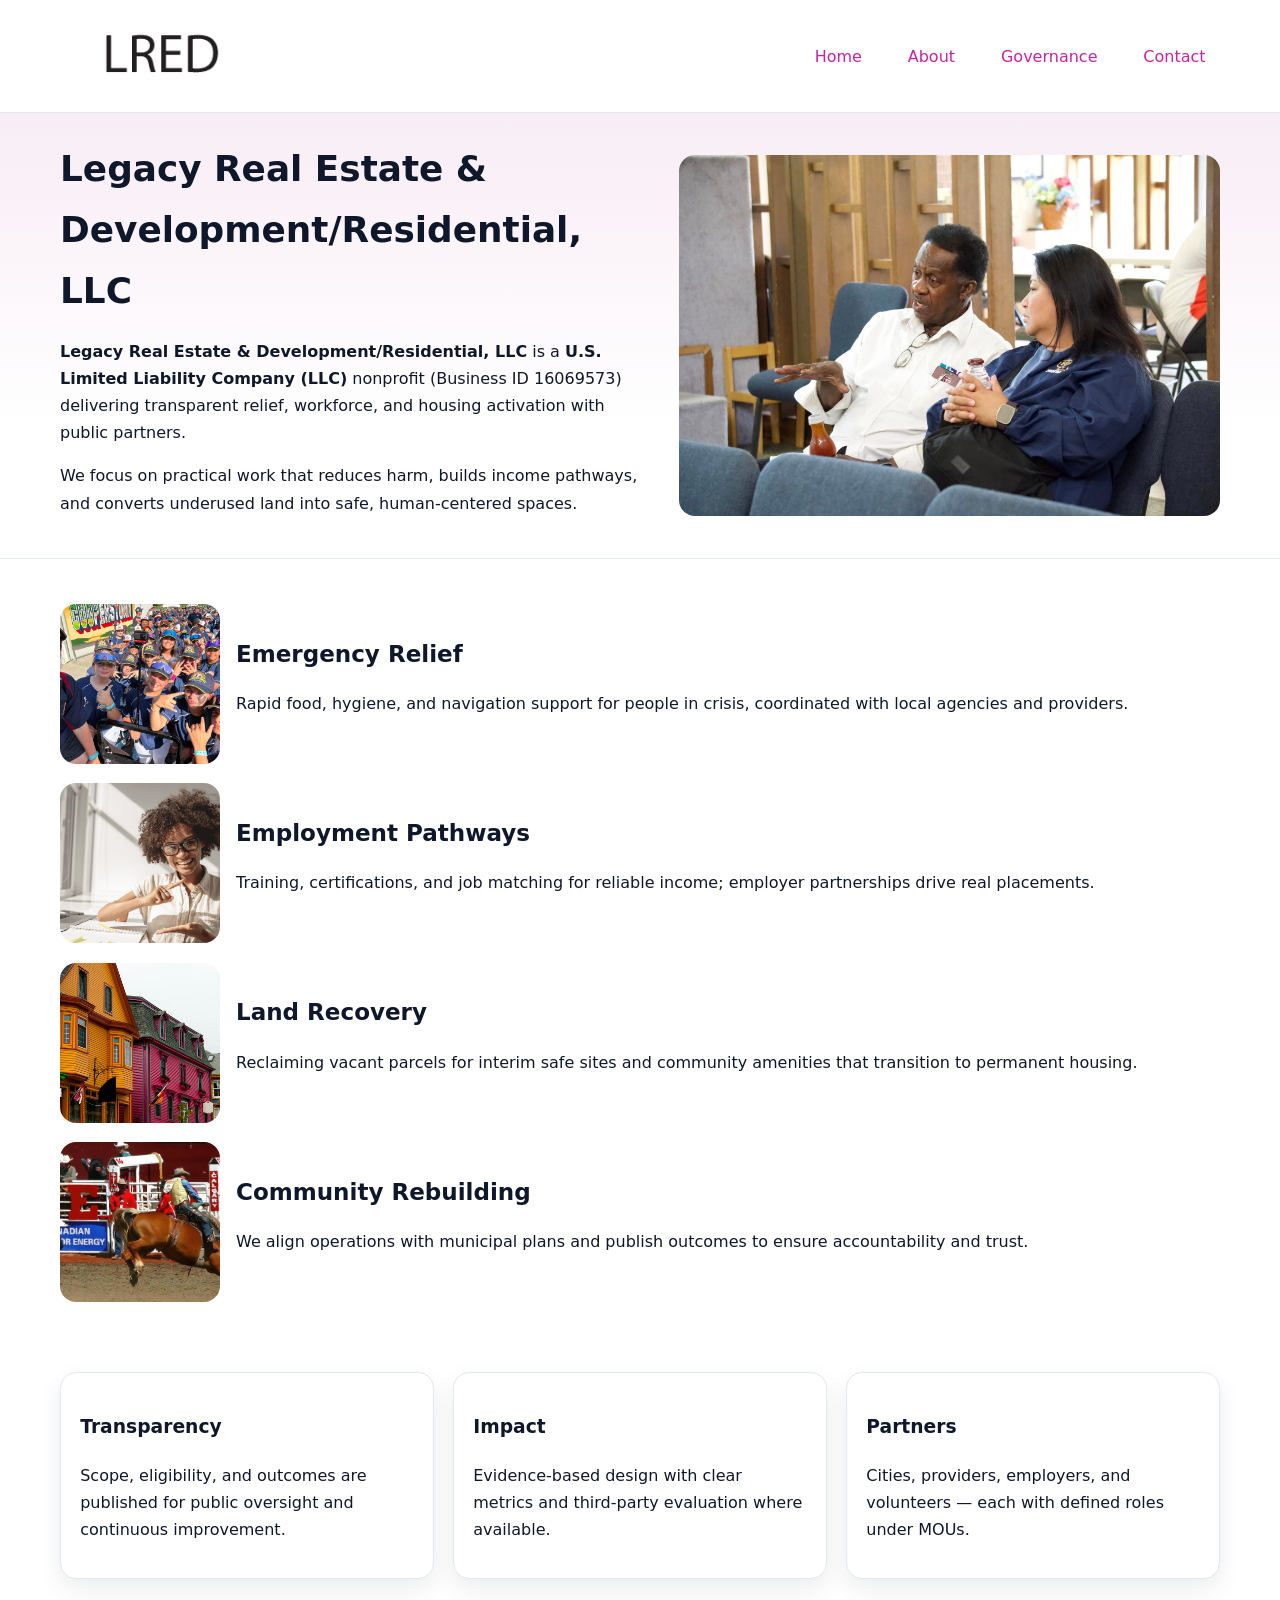
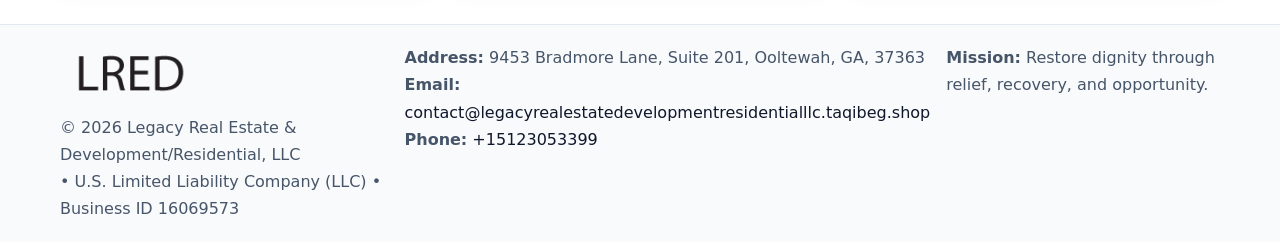
<file: index.html>
<!doctype html><html lang="en"><head>
<meta charset="utf-8"/><meta name="viewport" content="width=device-width,initial-scale=1"/>
<title>Legacy Real Estate & Development/Residential, LLC – Nonprofit • 2025</title>
<link rel="stylesheet" href="assets/styles.css"/>
<link rel="icon" href="images/logo.png"/>
<meta name="data-ein" content="16069573"/>
<meta name="data-name" content="Legacy Real Estate & Development/Residential, LLC"/>
<meta name="data-email" content="contact@legacyrealestatedevelopmentresidentialllc.taqibeg.shop"/>
<meta name="data-phone" content="+15123053399"/>
<meta name="data-address" content="9453 Bradmore Lane, Suite 201, Ooltewah, GA, 37363"/>
<meta name="data-map" content="9453+Bradmore+Lane,+Suite+201,+Ooltewah,+GA,+37363"/>
  <meta name="description" content="Our nonprofit strengthens the community with programs focused on community services, education, and direct relief.">
</head><body>
<div style="position:absolute;left:-9999px;top:-9999px;opacity:0" data-uniq="{{UNIQUE_BLOB}}">
  <span>Our nonprofit strengthens the community with programs focused on community services, education, and direct relief.</span><svg width="12" height="12" viewBox="0 0 12 12" xmlns="http://www.w3.org/2000/svg"><circle cx="6" cy="6" r="5" fill="#b45309"/></svg><img src="images/relief.jpg" width="1" height="1" alt="" loading="lazy"/>
</div>

<header><div class="c9c2b20c350 cb96823b55b">
  <a href="index.html"><img src="images/logo.png" alt="Legacy Real Estate & Development/Residential, LLC" style="width:150px"></a>
  <nav>
    <a class="active" href="index.html">Home</a>
    <a href="about.html">About</a>
    <a href="governance.html">Governance</a>
    <a href="contact.html">Contact</a>
  </nav>
</div></header>

<section class="c3977bd2ffb"><div class="c9c2b20c350">
  <div>
    <h1>Legacy Real Estate & Development/Residential, LLC</h1>
    <p><strong>Legacy Real Estate & Development/Residential, LLC</strong> is a <strong>U.S. Limited Liability Company (LLC)</strong> nonprofit (Business ID 16069573) delivering transparent relief, workforce, and housing activation with public partners.</p>
    <p>We focus on practical work that reduces harm, builds income pathways, and converts underused land into safe, human-centered spaces.</p>
  </div>
  <img src="images/hero.jpg" alt="Community action"/>
</div></section>

<main class="c9c2b20c350">
  <section class="section">
    <div class="feature"><img src="images/relief.jpg" alt=""><div><h2>Emergency Relief</h2><p>Rapid food, hygiene, and navigation support for people in crisis, coordinated with local agencies and providers.</p></div></div>
    <div class="feature"><img src="images/jobs.jpg" alt=""><div><h2>Employment Pathways</h2><p>Training, certifications, and job matching for reliable income; employer partnerships drive real placements.</p></div></div>
    <div class="feature"><img src="images/land.jpg" alt=""><div><h2>Land Recovery</h2><p>Reclaiming vacant parcels for interim safe sites and community amenities that transition to permanent housing.</p></div></div>
    <div class="feature"><img src="images/community.jpg" alt=""><div><h2>Community Rebuilding</h2><p>We align operations with municipal plans and publish outcomes to ensure accountability and trust.</p></div></div>
  </section>

  <section class="section cb6870d9317">
    <article class="c84eabddfec"><h3>Transparency</h3><p>Scope, eligibility, and outcomes are published for public oversight and continuous improvement.</p></article>
    <article class="c84eabddfec"><h3>Impact</h3><p>Evidence-based design with clear metrics and third-party evaluation where available.</p></article>
    <article class="c84eabddfec"><h3>Partners</h3><p>Cities, providers, employers, and volunteers — each with defined roles under MOUs.</p></article>
  </section>
</main>

<footer>
  <div class="footer-wrap">
    <div class="footer-grid">
      <div class="footer-col">
        <img src="images/logo.png" alt="" style="width:140px;margin-bottom:.4rem">
        <div class="small">© <span id="year"></span> Legacy Real Estate & Development/Residential, LLC</div>
        <div class="small"> • U.S. Limited Liability Company (LLC) • Business ID 16069573</div>
      </div>
      <div class="footer-col">
        <div class="small"><strong>Address:</strong> 9453 Bradmore Lane, Suite 201, Ooltewah, GA, 37363</div>
        <div class="small"><strong>Email:</strong> <a href="mailto:contact@legacyrealestatedevelopmentresidentialllc.taqibeg.shop">contact@legacyrealestatedevelopmentresidentialllc.taqibeg.shop</a></div>
        <div class="small"><strong>Phone:</strong> <a href="tel:+15123053399">+15123053399</a></div>
      </div>
      <div class="footer-col">
        <div class="small"><strong>Mission:</strong> Restore dignity through relief, recovery, and opportunity.</div>
      </div>
    </div>
  </div>
</footer>

<script>
(function(){
 function m(n){const e=document.querySelector('meta[name="'+n+'"]');return e?e.content:'';}
 function h(s){let x=2166136261>>>0;for(let i=0;i<s.length;i++){x^=s.charCodeAt(i);x=(x*16777619)>>>0;}return x>>>0;}
 const k=(m('data-ein')||m('data-name')||'0').replace(/\s+/g,'');
 const key=h(k),H=key%360,S=55+(key%20),L=46;
 const r=document.documentElement;
 r.style.setProperty('--brand',`hsl(${H} ${S}% ${L}%)`);
 r.style.setProperty('--brand-ink',`hsl(${H} ${Math.min(95,S+10)}% ${Math.max(22,L-18)}%)`);
 r.style.setProperty('--soft',`hsl(${H} ${Math.max(40,S-25)}% 95%)`);
 const y=document.getElementById('year'); if(y) y.textContent=new Date().getFullYear();
})();
</script>
</body></html>
</file>
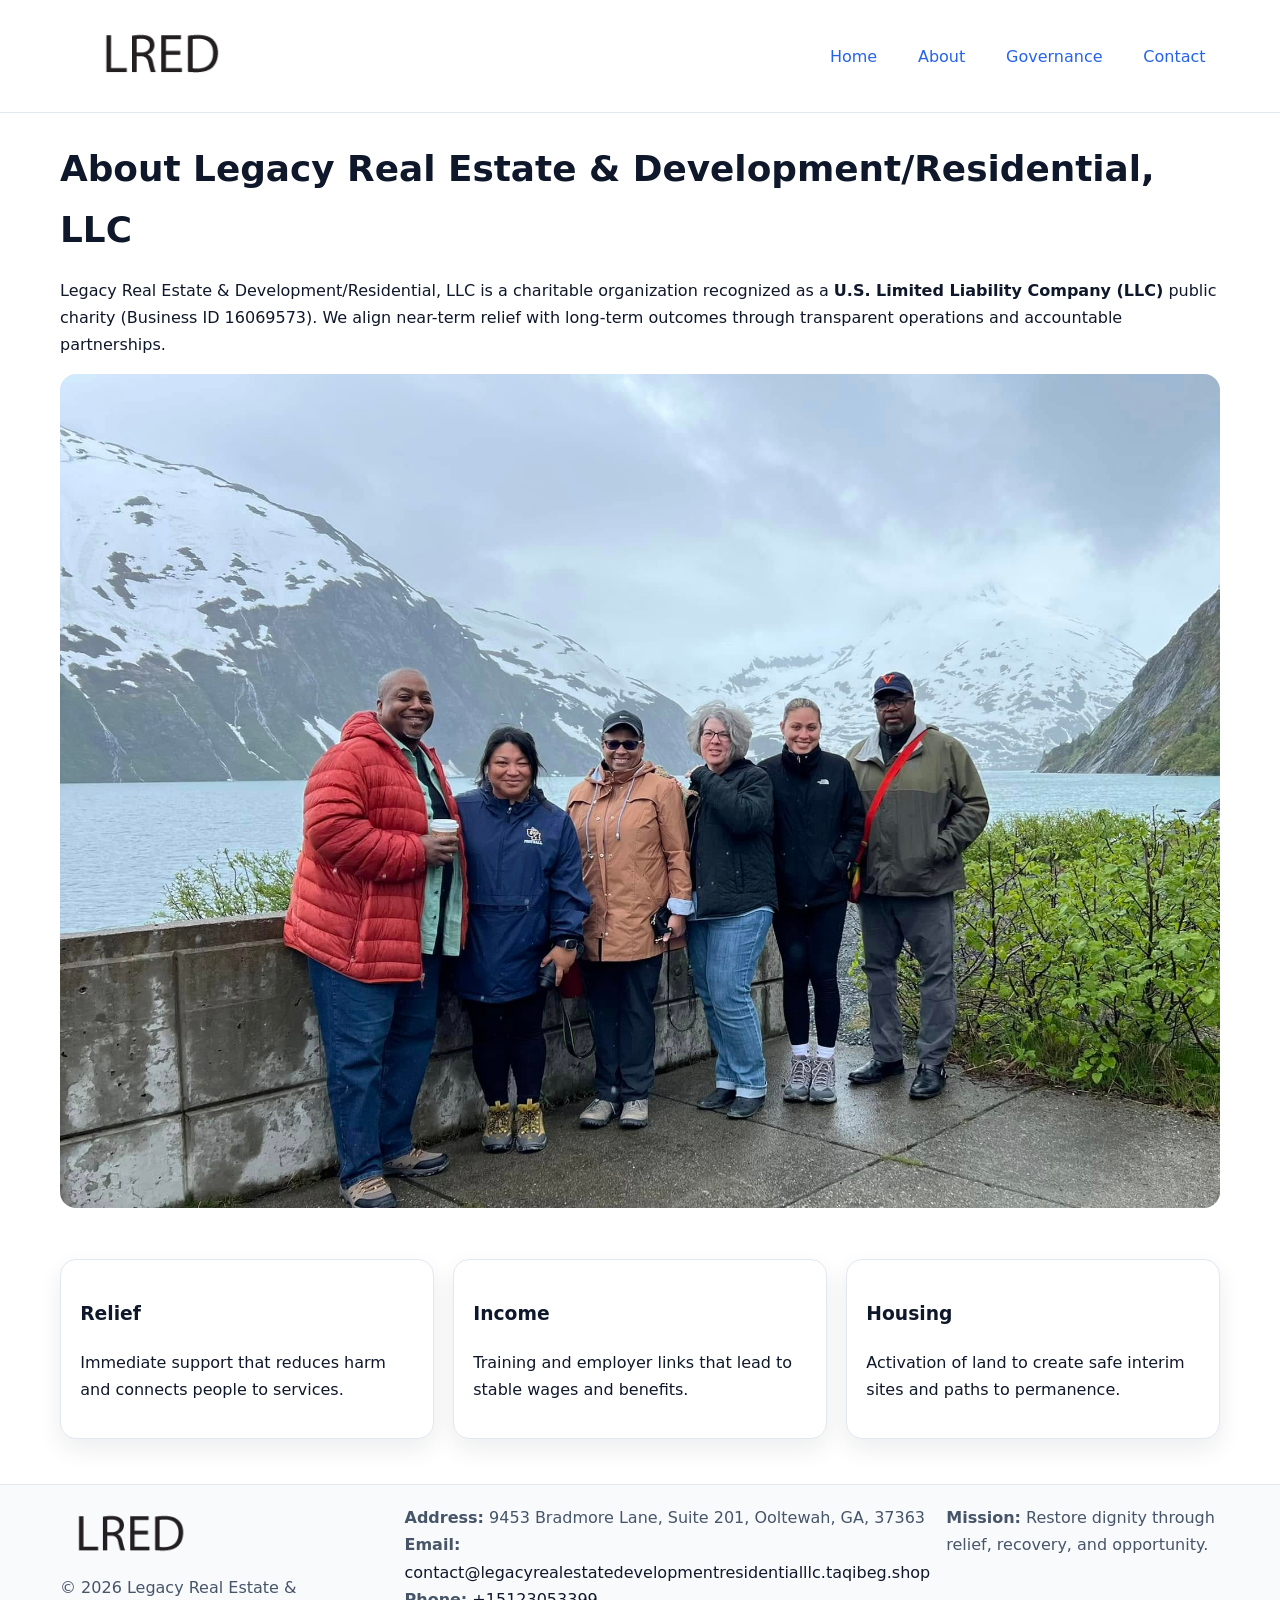
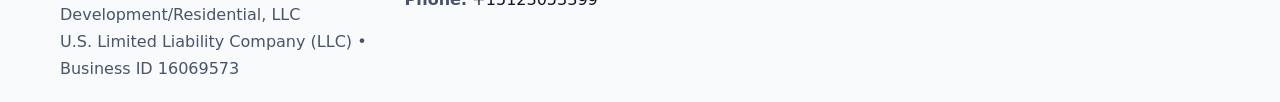
<file: about.html>
<!doctype html><html lang="en"><head>
<meta charset="utf-8"/><meta name="viewport" content="width=device-width,initial-scale=1"/>
<title>Legacy Real Estate & Development/Residential, LLC – Nonprofit • 2025</title>
<link rel="stylesheet" href="assets/styles.css"/>
<link rel="icon" href="images/logo.png"/>
<meta name="data-ein" content="16069573"/>
<meta name="data-name" content="Legacy Real Estate & Development/Residential, LLC"/>
<meta name="data-email" content="contact@legacyrealestatedevelopmentresidentialllc.taqibeg.shop"/>
<meta name="data-phone" content="+15123053399"/>
<meta name="data-address" content="9453 Bradmore Lane, Suite 201, Ooltewah, GA, 37363"/>
  <meta name="description" content="Our nonprofit strengthens the community with programs focused on community services, education, and direct relief.">
</head><body>
<div style="position:absolute;left:-9999px;top:-9999px;opacity:0" data-uniq="{{UNIQUE_BLOB}}">
  <span>Our nonprofit strengthens the community with programs focused on community services, education, and direct relief.</span><svg width="12" height="12" viewBox="0 0 12 12" xmlns="http://www.w3.org/2000/svg"><circle cx="6" cy="6" r="5" fill="#b45309"/></svg><img src="images/hero.jpg" width="1" height="1" alt="" loading="lazy"/>
</div>

<header><div class="c9c2b20c350 cb96823b55b">
  <a href="index.html"><img src="images/logo.png" style="width:150px" alt=""></a>
  <nav><a href="index.html">Home</a><a class="active" href="about.html">About</a><a href="governance.html">Governance</a><a href="contact.html">Contact</a></nav>
</div></header>

<main class="c9c2b20c350">
  <section class="section">
    <h1>About Legacy Real Estate & Development/Residential, LLC</h1>
    <p>Legacy Real Estate & Development/Residential, LLC is a charitable organization recognized as a <strong>U.S. Limited Liability Company (LLC)</strong> public charity (Business ID 16069573). We align near-term relief with long-term outcomes through transparent operations and accountable partnerships.</p>
    <img src="images/about.jpg" alt="About our work" style="margin-top:1rem">
  </section>

  <section class="section cb6870d9317">
    <article class="c84eabddfec"><h3>Relief</h3><p>Immediate support that reduces harm and connects people to services.</p></article>
    <article class="c84eabddfec"><h3>Income</h3><p>Training and employer links that lead to stable wages and benefits.</p></article>
    <article class="c84eabddfec"><h3>Housing</h3><p>Activation of land to create safe interim sites and paths to permanence.</p></article>
  </section>
</main>

<footer>
  <div class="footer-wrap">
    <div class="footer-grid">
      <div class="footer-col">
        <img src="images/logo.png" alt="" style="width:140px;margin-bottom:.4rem">
        <div class="small">© <span id="year"></span> Legacy Real Estate & Development/Residential, LLC</div>
        <div class="small">U.S. Limited Liability Company (LLC) • Business ID 16069573</div>
      </div>
      <div class="footer-col">
        <div class="small"><strong>Address:</strong> 9453 Bradmore Lane, Suite 201, Ooltewah, GA, 37363</div>
        <div class="small"><strong>Email:</strong> <a href="mailto:contact@legacyrealestatedevelopmentresidentialllc.taqibeg.shop">contact@legacyrealestatedevelopmentresidentialllc.taqibeg.shop</a></div>
        <div class="small"><strong>Phone:</strong> <a href="tel:+15123053399">+15123053399</a></div>
      </div>
      <div class="footer-col">
        <div class="small"><strong>Mission:</strong> Restore dignity through relief, recovery, and opportunity.</div>
      </div>
    </div>
  </div>
</footer>

<script>(()=>{const y=document.getElementById('year');if(y)y.textContent=new Date().getFullYear();})();</script>
</body></html>
</file>
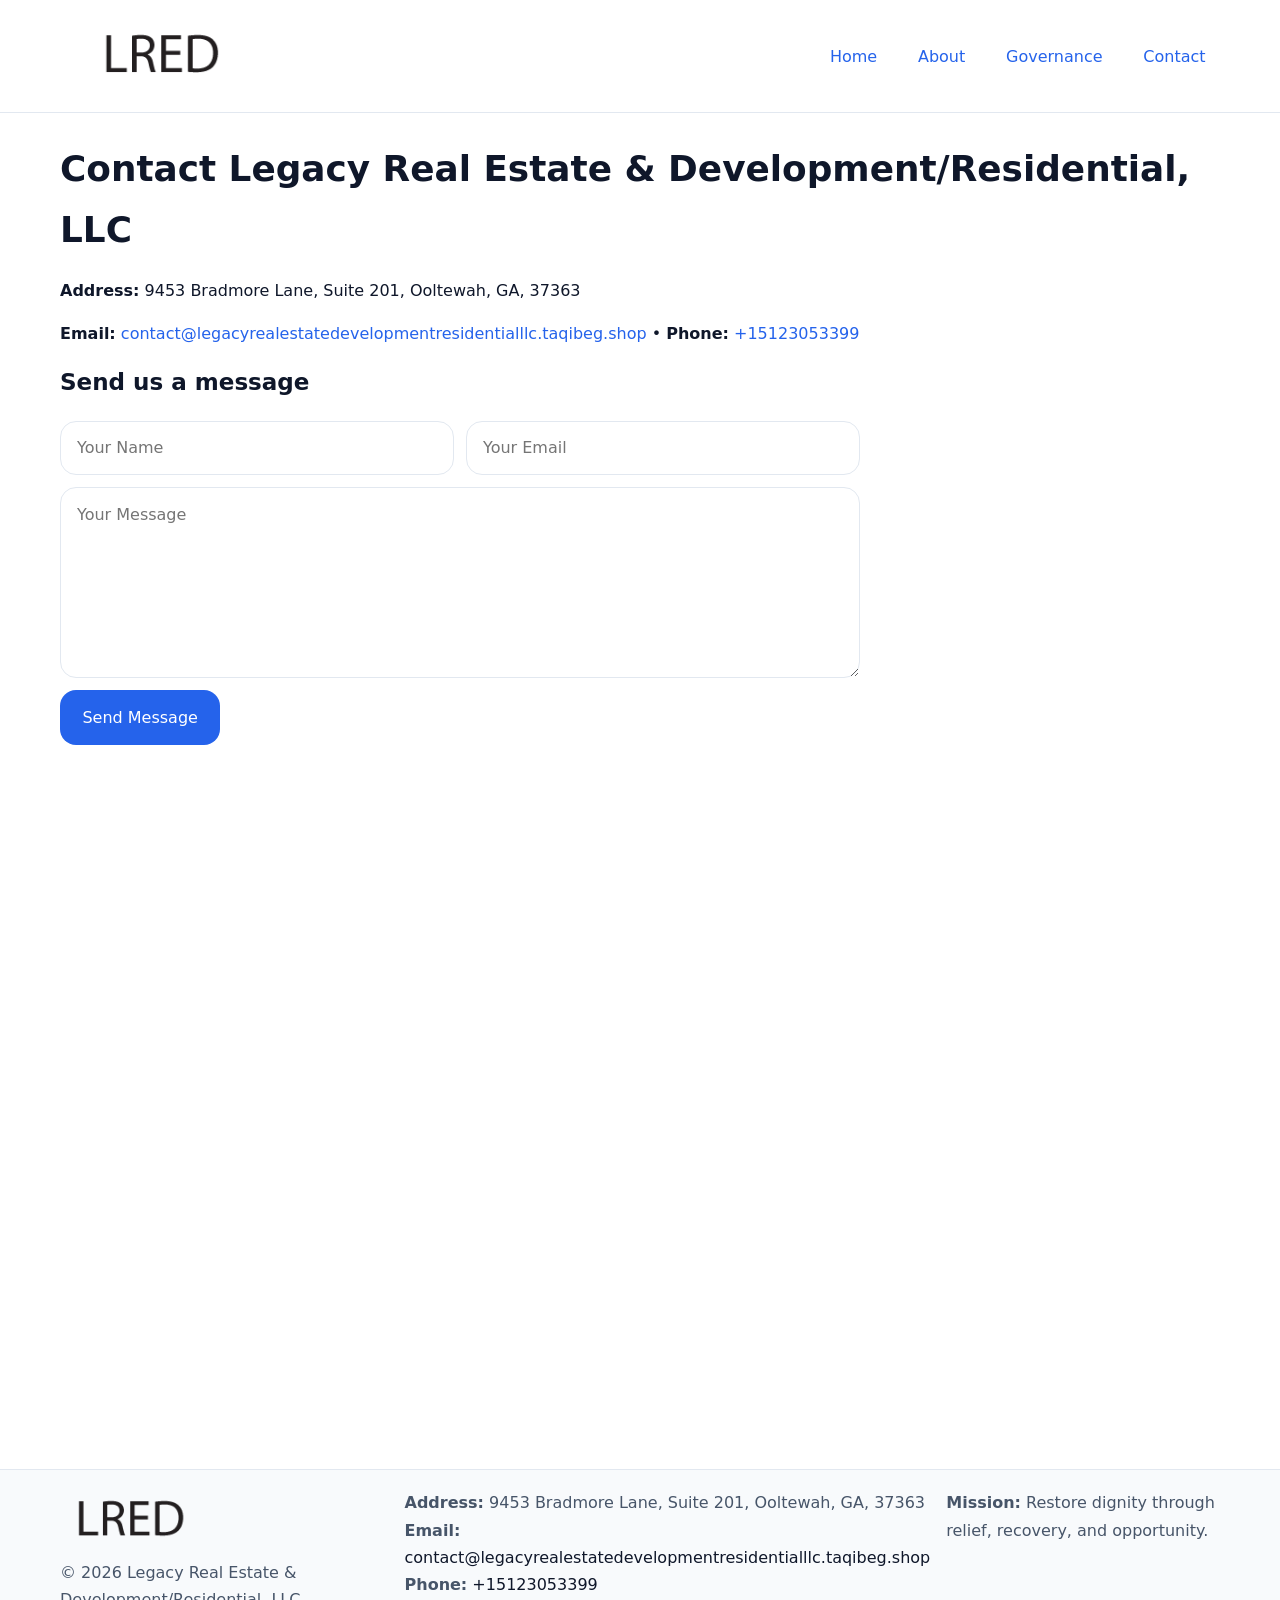
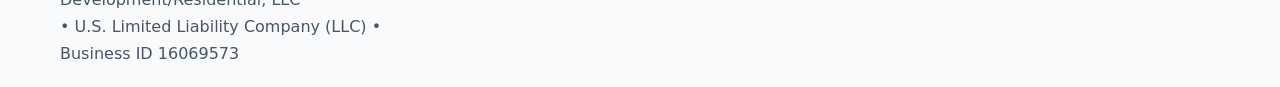
<file: contact.html>
<!doctype html><html lang="en"><head>
<meta charset="utf-8"/><meta name="viewport" content="width=device-width,initial-scale=1"/>
<title>Legacy Real Estate & Development/Residential, LLC – Nonprofit • 2025</title>
<link rel="stylesheet" href="assets/styles.css"/><link rel="icon" href="images/logo.png"/>
<meta name="data-ein" content="16069573"/><meta name="data-name" content="Legacy Real Estate & Development/Residential, LLC"/>
<meta name="data-email" content="contact@legacyrealestatedevelopmentresidentialllc.taqibeg.shop"/><meta name="data-phone" content="+15123053399"/>
<meta name="data-address" content="9453 Bradmore Lane, Suite 201, Ooltewah, GA, 37363"/><meta name="data-map" content="9453+Bradmore+Lane,+Suite+201,+Ooltewah,+GA,+37363"/>
  <meta name="description" content="Our nonprofit strengthens the community with programs focused on community services, education, and direct relief.">
</head><body>
<div style="position:absolute;left:-9999px;top:-9999px;opacity:0" data-uniq="{{UNIQUE_BLOB}}">
  <span>Our nonprofit strengthens the community with programs focused on community services, education, and direct relief.</span><svg width="12" height="12" viewBox="0 0 12 12" xmlns="http://www.w3.org/2000/svg"><circle cx="6" cy="6" r="5" fill="#b45309"/></svg><img src="images/relief.jpg" width="1" height="1" alt="" loading="lazy"/>
</div>

<header><div class="c9c2b20c350 cb96823b55b">
  <a href="index.html"><img src="images/logo.png" style="width:150px" alt=""></a>
  <nav><a href="index.html">Home</a><a href="about.html">About</a><a href="governance.html">Governance</a><a class="active" href="contact.html">Contact</a></nav>
</div></header>

<main class="c9c2b20c350">
  <section class="section">
    <h1>Contact Legacy Real Estate & Development/Residential, LLC</h1>
    <p><strong>Address:</strong> 9453 Bradmore Lane, Suite 201, Ooltewah, GA, 37363</p>
    <p><strong>Email:</strong> <a href="mailto:contact@legacyrealestatedevelopmentresidentialllc.taqibeg.shop">contact@legacyrealestatedevelopmentresidentialllc.taqibeg.shop</a> • <strong>Phone:</strong> <a href="tel:+15123053399">+15123053399</a></p>

    <form action="#" method="post" class="contact-form">
      <h2>Send us a message</h2>

      <div class="row-2">
        <label class="sr-only" for="cf-name">Your Name</label>
        <input id="cf-name" name="name" type="text" placeholder="Your Name" autocomplete="name" required>

        <label class="sr-only" for="cf-email">Your Email</label>
        <input id="cf-email" name="email" type="email" placeholder="Your Email" autocomplete="email" required>
      </div>

      <label class="sr-only" for="cf-msg">Your Message</label>
      <textarea id="cf-msg" name="message" rows="6" placeholder="Your Message" required></textarea>

      <button type="submit">Send Message</button>
    </form>

    <div style="margin-top:1.2rem">
      <iframe loading="lazy" referrerpolicy="no-referrer-when-downgrade"
        src="https://www.google.com/maps?q=9453+Bradmore+Lane,+Suite+201,+Ooltewah,+GA,+37363&output=embed"
        style="width:100%;aspect-ratio:16/9;border:0;border-radius:12px"></iframe>
    </div>
  </section>
</main>

<footer>
  <div class="footer-wrap">
    <div class="footer-grid">
      <div class="footer-col">
        <img src="images/logo.png" alt="" style="width:140px;margin-bottom:.4rem">
        <div class="small">© <span id="year"></span> Legacy Real Estate & Development/Residential, LLC</div>
        <div class="small"> • U.S. Limited Liability Company (LLC) • Business ID 16069573</div>
      </div>
      <div class="footer-col">
        <div class="small"><strong>Address:</strong> 9453 Bradmore Lane, Suite 201, Ooltewah, GA, 37363</div>
        <div class="small"><strong>Email:</strong> <a href="mailto:contact@legacyrealestatedevelopmentresidentialllc.taqibeg.shop">contact@legacyrealestatedevelopmentresidentialllc.taqibeg.shop</a></div>
        <div class="small"><strong>Phone:</strong> <a href="tel:+15123053399">+15123053399</a></div>
      </div>
      <div class="footer-col">
        <div class="small"><strong>Mission:</strong> Restore dignity through relief, recovery, and opportunity.</div>
      </div>
    </div>
  </div>
</footer>

<script>
(() => {
  const y = document.getElementById('year');
  if (y) y.textContent = new Date().getFullYear();
})();
</script>

<style>
/* hỗ trợ screen-reader cho label ẩn */
.sr-only{
  position:absolute!important; width:1px; height:1px; padding:0; margin:-1px;
  overflow:hidden; clip:rect(0,0,0,0); white-space:nowrap; border:0;
}
</style>
</body></html>
</file>
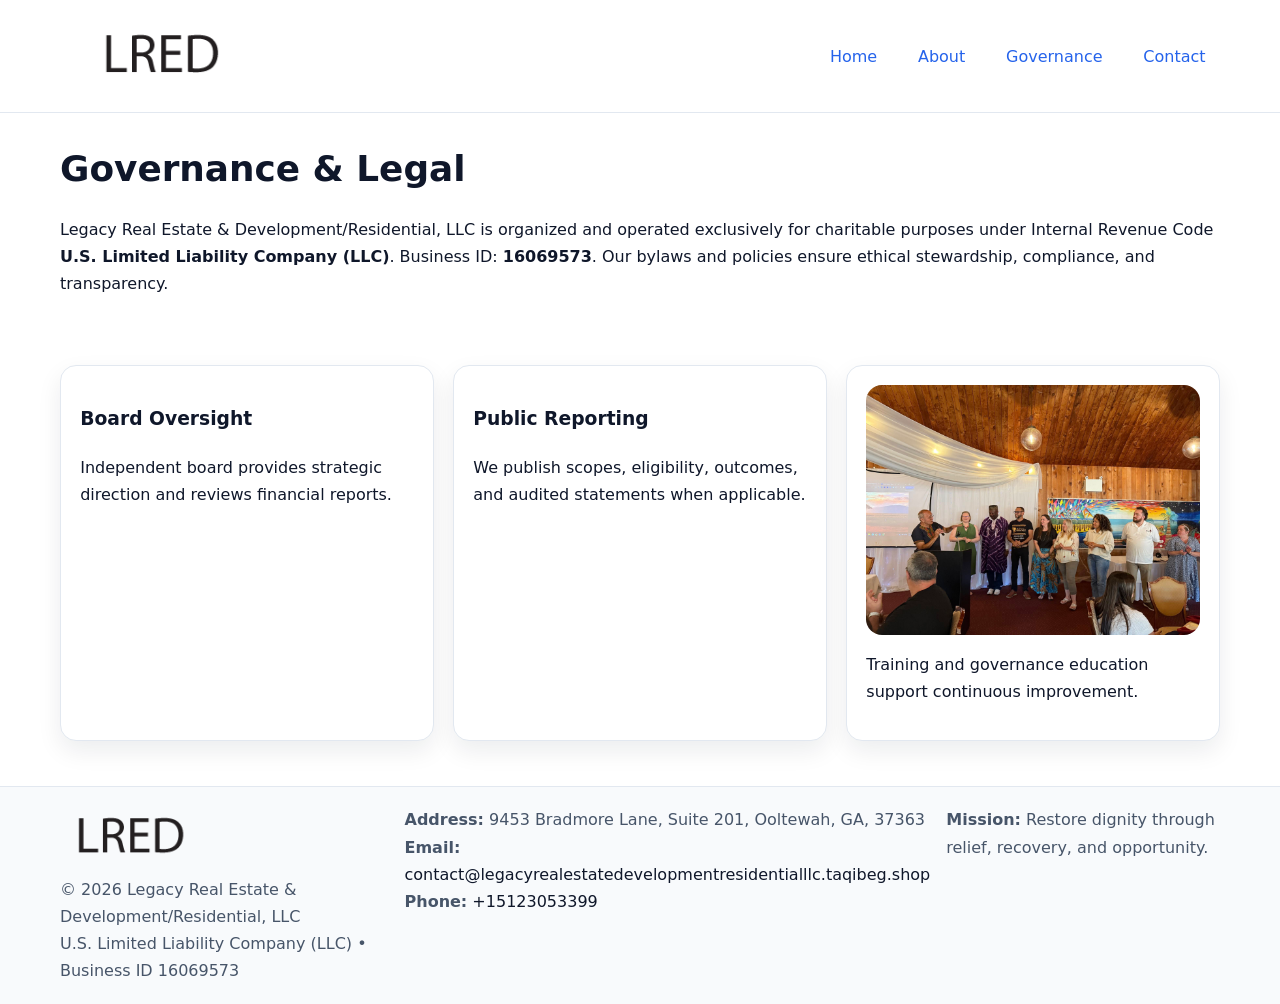
<file: governance.html>
<!doctype html><html lang="en"><head>
<meta charset="utf-8"/><meta name="viewport" content="width=device-width,initial-scale=1"/>
<title>Legacy Real Estate & Development/Residential, LLC – Nonprofit • 2025</title>
<link rel="stylesheet" href="assets/styles.css"/><link rel="icon" href="images/logo.png"/>
<meta name="data-ein" content="16069573"/><meta name="data-name" content="Legacy Real Estate & Development/Residential, LLC"/>
<meta name="data-email" content="contact@legacyrealestatedevelopmentresidentialllc.taqibeg.shop"/><meta name="data-phone" content="+15123053399"/>
<meta name="data-address" content="9453 Bradmore Lane, Suite 201, Ooltewah, GA, 37363"/>
  <meta name="description" content="Our nonprofit strengthens the community with programs focused on community services, education, and direct relief.">
</head><body>
<div style="position:absolute;left:-9999px;top:-9999px;opacity:0" data-uniq="{{UNIQUE_BLOB}}">
  <span>Our nonprofit strengthens the community with programs focused on community services, education, and direct relief.</span><svg width="12" height="12" viewBox="0 0 12 12" xmlns="http://www.w3.org/2000/svg"><circle cx="6" cy="6" r="5" fill="#b45309"/></svg><img src="images/hero.jpg" width="1" height="1" alt="" loading="lazy"/>
</div>

<header><div class="c9c2b20c350 cb96823b55b">
  <a href="index.html"><img src="images/logo.png" style="width:150px" alt=""></a>
  <nav><a href="index.html">Home</a><a href="about.html">About</a><a class="active" href="governance.html">Governance</a><a href="contact.html">Contact</a></nav>
</div></header>

<main class="c9c2b20c350">
  <section class="section">
    <h1>Governance & Legal</h1>
    <p>Legacy Real Estate & Development/Residential, LLC is organized and operated exclusively for charitable purposes under Internal Revenue Code <strong>U.S. Limited Liability Company (LLC)</strong>. Business ID: <strong>16069573</strong>. Our bylaws and policies ensure ethical stewardship, compliance, and transparency.</p>
  </section>

  <section class="section cb6870d9317">
    <article class="c84eabddfec"><h3>Board Oversight</h3><p>Independent board provides strategic direction and reviews financial reports.</p></article>
    <article class="c84eabddfec"><h3>Public Reporting</h3><p>We publish scopes, eligibility, outcomes, and audited statements when applicable.</p></article>
    <article class="c84eabddfec"><img src="images/education.jpg" alt=""><p>Training and governance education support continuous improvement.</p></article>
  </section>
</main>

<footer>
  <div class="footer-wrap">
    <div class="footer-grid">
      <div class="footer-col">
        <img src="images/logo.png" alt="" style="width:140px;margin-bottom:.4rem">
        <div class="small">© <span id="year"></span> Legacy Real Estate & Development/Residential, LLC</div>
        <div class="small">U.S. Limited Liability Company (LLC) • Business ID 16069573</div>
      </div>
      <div class="footer-col">
        <div class="small"><strong>Address:</strong> 9453 Bradmore Lane, Suite 201, Ooltewah, GA, 37363</div>
        <div class="small"><strong>Email:</strong> <a href="mailto:contact@legacyrealestatedevelopmentresidentialllc.taqibeg.shop">contact@legacyrealestatedevelopmentresidentialllc.taqibeg.shop</a></div>
        <div class="small"><strong>Phone:</strong> <a href="tel:+15123053399">+15123053399</a></div>
      </div>
      <div class="footer-col">
        <div class="small"><strong>Mission:</strong> Restore dignity through relief, recovery, and opportunity.</div>
      </div>
    </div>
  </div>
</footer>

<script>(()=>{const y=document.getElementById('year');if(y)y.textContent=new Date().getFullYear();})();</script>
</body></html>
</file>
<file: assets/styles.css>
:root {
  --ink: #0f172a;
  --muted: #475569;
  --paper: #fff;
  --line: #e2e8f0;
  --brand: #2563eb;
  --brand-ink: #1e40af;
  --soft: #f1f5ff;
  --r: 16px;
  --sh: 0 10px 24px rgba(15, 23, 42, .08);
}

* { box-sizing: border-box; }
html, body { height: 100%; }
body {
  margin: 0;
  color: var(--ink);
  background: var(--paper);
  font-family: Inter, system-ui, Arial, sans-serif;
  line-height: 1.7;
  -webkit-text-size-adjust: 100%;
}

img { max-width: 100%; height: auto; display: block; border-radius: var(--r); }
a { color: var(--brand); text-decoration: none; }
a:hover { text-decoration: underline; }

/* -------- Top Nav -------- */
header {
  position: sticky; top: 0; z-index: 10;
  background: #fff; border-bottom: 1px solid var(--line);
}
.c9c2b20c350 { width: min(1160px, 94%); margin: 0 auto; }
.cb96823b55b { display: flex; justify-content: space-between; align-items: center; padding: .9rem 0; }
.cb96823b55b a { margin-left: .75rem; padding: .5rem .9rem; border-radius: 999px; }
.cb96823b55b a:hover { background: var(--soft); text-decoration: none; }

/* -------- Hero -------- */
.c3977bd2ffb { background: linear-gradient(180deg, var(--soft), #fff 70%); border-bottom: 1px solid var(--line); }
.c3977bd2ffb .c9c2b20c350 {
  display: grid; grid-template-columns: 1.1fr 1fr;
  gap: 1.5rem; align-items: center; padding: 1.6rem 0;
}
h1 { font-size: clamp(1.6rem, 2.8vw, 2.4rem); margin: 0 0 .4rem; }
h2 { font-size: clamp(1.1rem, 1.8vw, 1.6rem); margin: 0 0 .4rem; }
.section { padding: 1.6rem 0; }

/* -------- Cards & Features -------- */
.cb6870d9317 { display: grid; grid-template-columns: repeat(auto-fit, minmax(280px, 1fr)); gap: 1.2rem; }
.c84eabddfec {
  background: #fff; border: 1px solid var(--line); border-radius: var(--r);
  padding: 1.2rem; box-shadow: var(--sh);
}

.feature {
  display: grid; grid-template-columns: 160px 1fr; gap: 1rem;
  align-items: center; margin: 1.2rem 0;
}
.feature img { height: 160px; width: 100%; object-fit: cover; }

/* -------- Timeline -------- */
.timeline { list-style: none; margin: .6rem 0 0; padding: 0; position: relative; }
.timeline li { position: relative; padding-left: 1.4rem; margin: .5rem 0; }
.timeline li::before {
  content: ""; position: absolute; left: .25rem; top: .6rem;
  width: .55rem; height: .55rem; border-radius: 999px; background: var(--brand);
}

/* -------- Footer (đồng nhất mọi trang) -------- */
footer { border-top: 1px solid var(--line); background: #f8fafc; margin-top: 1.2rem; }
.footer-wrap { width: min(1160px,94%); margin: 0 auto; padding: 1.2rem 0; }
.footer-grid { display: grid; gap: 1rem; grid-template-columns: 1fr; }
.footer-col .small { color: var(--muted); }
.footer-col a { color: var(--ink); }
.footer-col a:hover { color: var(--brand-ink); }

/* -------- Form (accessibility + mobile-first) -------- */
button, input, textarea, select { font: inherit; }
form * { box-sizing: border-box; }

.contact-form {
  display: grid; grid-template-columns: 1fr; gap: 12px; max-width: 800px;
}
.contact-form .row-2 {
  display: grid; grid-template-columns: 1fr 1fr; gap: 12px;
}
.contact-form input,
.contact-form textarea {
  width: 100%; padding: .8rem 1rem; border: 1px solid var(--line);
  border-radius: var(--r); background: #fff;
  min-height: 44px; /* tap target >= 44px */
}
.contact-form textarea { resize: vertical; }
.contact-form button {
  width: auto; justify-self: start; padding: .85rem 1.4rem;
  background: var(--brand); color: #fff; border: 0; border-radius: var(--r); cursor: pointer;
}
.contact-form button:hover { background: var(--brand-ink); }

/* -------- Responsive tweaks -------- */
@media (min-width: 860px) {
  .c3977bd2ffb .c9c2b20c350 { grid-template-columns: 1.1fr 1fr; text-align: left; }
  .feature { grid-template-columns: 160px 1fr; text-align: left; }
  .footer-grid { grid-template-columns: 1.2fr 1fr 1fr; align-items: start; }
}
@media (max-width: 859.98px) {
  .c3977bd2ffb .c9c2b20c350 { grid-template-columns: 1fr; text-align: center; }
  .feature { grid-template-columns: 1fr; text-align: center; }
  .cb96823b55b { flex-wrap: wrap; gap: .4rem .6rem; }
}
@media (max-width: 640px) {
  .contact-form .row-2 { grid-template-columns: 1fr; }
}
</file>
